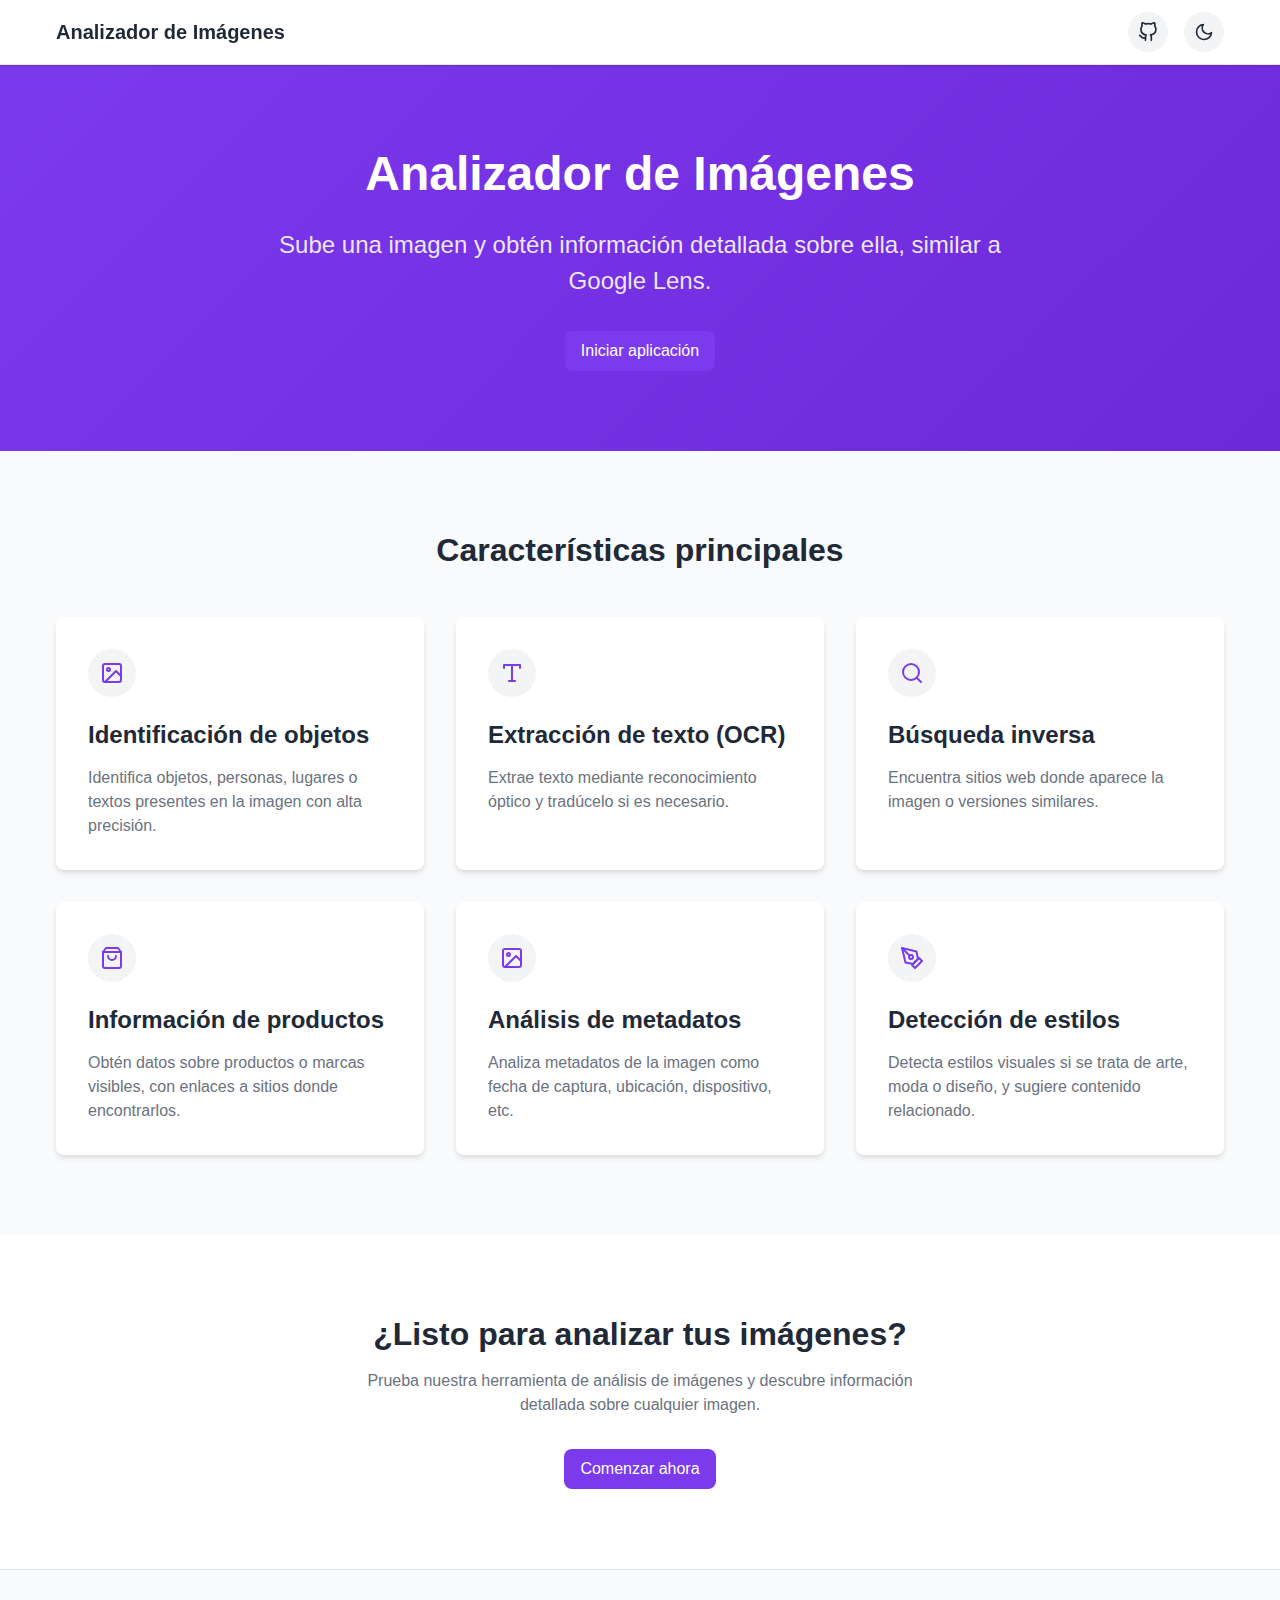
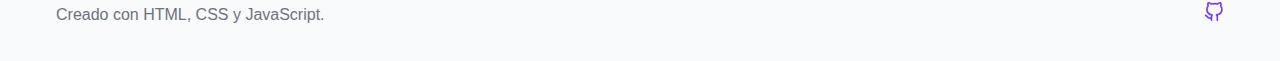
<file: index.html>
<!DOCTYPE html>
<html lang="es">
<head>
    <meta charset="UTF-8">
    <meta name="viewport" content="width=device-width, initial-scale=1.0">
    <title>Analizador de Imágenes - Herramienta de Análisis Visual</title>
    <meta name="description" content="Herramienta de análisis de imágenes similar a Google Lens. Identifica objetos, extrae texto, busca imágenes similares y más.">
    <link rel="stylesheet" href="css/styles.css">
    <link rel="icon" href="favicon.ico" type="image/x-icon">
</head>
<body>
    <div id="app">
        <!-- Navbar -->
        <nav class="navbar">
            <div class="container">
                <a href="index.html" class="logo">Analizador de Imágenes</a>
                <div class="nav-links">
                    <a href="https://github.com" target="_blank" rel="noreferrer" class="github-link">
                        <svg xmlns="http://www.w3.org/2000/svg" width="20" height="20" viewBox="0 0 24 24" fill="none" stroke="currentColor" stroke-width="2" stroke-linecap="round" stroke-linejoin="round">
                            <path d="M9 19c-5 1.5-5-2.5-7-3m14 6v-3.87a3.37 3.37 0 0 0-.94-2.61c3.14-.35 6.44-1.54 6.44-7A5.44 5.44 0 0 0 20 4.77 5.07 5.07 0 0 0 19.91 1S18.73.65 16 2.48a13.38 13.38 0 0 0-7 0C6.27.65 5.09 1 5.09 1A5.07 5.07 0 0 0 5 4.77a5.44 5.44 0 0 0-1.5 3.78c0 5.42 3.3 6.61 6.44 7A3.37 3.37 0 0 0 9 18.13V22"></path>
                        </svg>
                    </a>
                    <button id="theme-toggle" class="theme-toggle">
                        <svg xmlns="http://www.w3.org/2000/svg" width="20" height="20" viewBox="0 0 24 24" fill="none" stroke="currentColor" stroke-width="2" stroke-linecap="round" stroke-linejoin="round" class="moon-icon">
                            <path d="M21 12.79A9 9 0 1 1 11.21 3 7 7 0 0 0 21 12.79z"></path>
                        </svg>
                    </button>
                </div>
            </div>
        </nav>

        <!-- Hero Section -->
        <section class="hero">
            <div class="container">
                <h1>Analizador de Imágenes</h1>
                <p class="hero-description">
                    Sube una imagen y obtén información detallada sobre ella, similar a Google Lens.
                </p>
                <div class="hero-buttons">
                    <a href="app.html" class="button primary">Iniciar aplicación</a>
                </div>
            </div>
        </section>

        <!-- Features Section -->
        <section class="features">
            <div class="container">
                <h2>Características principales</h2>
                <div class="features-grid">
                    <!-- Feature 1 -->
                    <div class="feature-card">
                        <div class="feature-icon">
                            <svg xmlns="http://www.w3.org/2000/svg" width="24" height="24" viewBox="0 0 24 24" fill="none" stroke="currentColor" stroke-width="2" stroke-linecap="round" stroke-linejoin="round">
                                <rect x="3" y="3" width="18" height="18" rx="2" ry="2"></rect>
                                <circle cx="8.5" cy="8.5" r="1.5"></circle>
                                <polyline points="21 15 16 10 5 21"></polyline>
                            </svg>
                        </div>
                        <h3>Identificación de objetos</h3>
                        <p>
                            Identifica objetos, personas, lugares o textos presentes en la imagen con alta precisión.
                        </p>
                    </div>

                    <!-- Feature 2 -->
                    <div class="feature-card">
                        <div class="feature-icon">
                            <svg xmlns="http://www.w3.org/2000/svg" width="24" height="24" viewBox="0 0 24 24" fill="none" stroke="currentColor" stroke-width="2" stroke-linecap="round" stroke-linejoin="round">
                                <polyline points="4 7 4 4 20 4 20 7"></polyline>
                                <line x1="9" y1="20" x2="15" y2="20"></line>
                                <line x1="12" y1="4" x2="12" y2="20"></line>
                            </svg>
                        </div>
                        <h3>Extracción de texto (OCR)</h3>
                        <p>
                            Extrae texto mediante reconocimiento óptico y tradúcelo si es necesario.
                        </p>
                    </div>

                    <!-- Feature 3 -->
                    <div class="feature-card">
                        <div class="feature-icon">
                            <svg xmlns="http://www.w3.org/2000/svg" width="24" height="24" viewBox="0 0 24 24" fill="none" stroke="currentColor" stroke-width="2" stroke-linecap="round" stroke-linejoin="round">
                                <circle cx="11" cy="11" r="8"></circle>
                                <line x1="21" y1="21" x2="16.65" y2="16.65"></line>
                            </svg>
                        </div>
                        <h3>Búsqueda inversa</h3>
                        <p>
                            Encuentra sitios web donde aparece la imagen o versiones similares.
                        </p>
                    </div>

                    <!-- Feature 4 -->
                    <div class="feature-card">
                        <div class="feature-icon">
                            <svg xmlns="http://www.w3.org/2000/svg" width="24" height="24" viewBox="0 0 24 24" fill="none" stroke="currentColor" stroke-width="2" stroke-linecap="round" stroke-linejoin="round">
                                <path d="M6 2L3 6v14a2 2 0 0 0 2 2h14a2 2 0 0 0 2-2V6l-3-4z"></path>
                                <line x1="3" y1="6" x2="21" y2="6"></line>
                                <path d="M16 10a4 4 0 0 1-8 0"></path>
                            </svg>
                        </div>
                        <h3>Información de productos</h3>
                        <p>
                            Obtén datos sobre productos o marcas visibles, con enlaces a sitios donde encontrarlos.
                        </p>
                    </div>

                    <!-- Feature 5 -->
                    <div class="feature-card">
                        <div class="feature-icon">
                            <svg xmlns="http://www.w3.org/2000/svg" width="24" height="24" viewBox="0 0 24 24" fill="none" stroke="currentColor" stroke-width="2" stroke-linecap="round" stroke-linejoin="round">
                                <rect x="3" y="3" width="18" height="18" rx="2" ry="2"></rect>
                                <circle cx="8.5" cy="8.5" r="1.5"></circle>
                                <polyline points="21 15 16 10 5 21"></polyline>
                            </svg>
                        </div>
                        <h3>Análisis de metadatos</h3>
                        <p>
                            Analiza metadatos de la imagen como fecha de captura, ubicación, dispositivo, etc.
                        </p>
                    </div>

                    <!-- Feature 6 -->
                    <div class="feature-card">
                        <div class="feature-icon">
                            <svg xmlns="http://www.w3.org/2000/svg" width="24" height="24" viewBox="0 0 24 24" fill="none" stroke="currentColor" stroke-width="2" stroke-linecap="round" stroke-linejoin="round">
                                <path d="M12 19l7-7 3 3-7 7-3-3z"></path>
                                <path d="M18 13l-1.5-7.5L2 2l3.5 14.5L13 18l5-5z"></path>
                                <path d="M2 2l7.586 7.586"></path>
                                <circle cx="11" cy="11" r="2"></circle>
                            </svg>
                        </div>
                        <h3>Detección de estilos</h3>
                        <p>
                            Detecta estilos visuales si se trata de arte, moda o diseño, y sugiere contenido relacionado.
                        </p>
                    </div>
                </div>
            </div>
        </section>

        <!-- CTA Section -->
        <section class="cta">
            <div class="container">
                <h2>¿Listo para analizar tus imágenes?</h2>
                <p>
                    Prueba nuestra herramienta de análisis de imágenes y descubre información detallada sobre cualquier imagen.
                </p>
                <a href="app.html" class="button primary">Comenzar ahora</a>
            </div>
        </section>

        <!-- Footer -->
        <footer class="footer">
            <div class="container">
                <div class="footer-content">
                    <p>
                        Creado con HTML, CSS y JavaScript.
                    </p>
                    <div class="footer-links">
                        <a href="https://github.com" target="_blank" rel="noreferrer">
                            <svg xmlns="http://www.w3.org/2000/svg" width="20" height="20" viewBox="0 0 24 24" fill="none" stroke="currentColor" stroke-width="2" stroke-linecap="round" stroke-linejoin="round">
                                <path d="M9 19c-5 1.5-5-2.5-7-3m14 6v-3.87a3.37 3.37 0 0 0-.94-2.61c3.14-.35 6.44-1.54 6.44-7A5.44 5.44 0 0 0 20 4.77 5.07 5.07 0 0 0 19.91 1S18.73.65 16 2.48a13.38 13.38 0 0 0-7 0C6.27.65 5.09 1 5.09 1A5.07 5.07 0 0 0 5 4.77a5.44 5.44 0 0 0-1.5 3.78c0 5.42 3.3 6.61 6.44 7A3.37 3.37 0 0 0 9 18.13V22"></path>
                            </svg>
                        </a>
                    </div>
                </div>
            </div>
        </footer>
    </div>

    <script src="js/theme.js"></script>
</body>
</html>
</file>
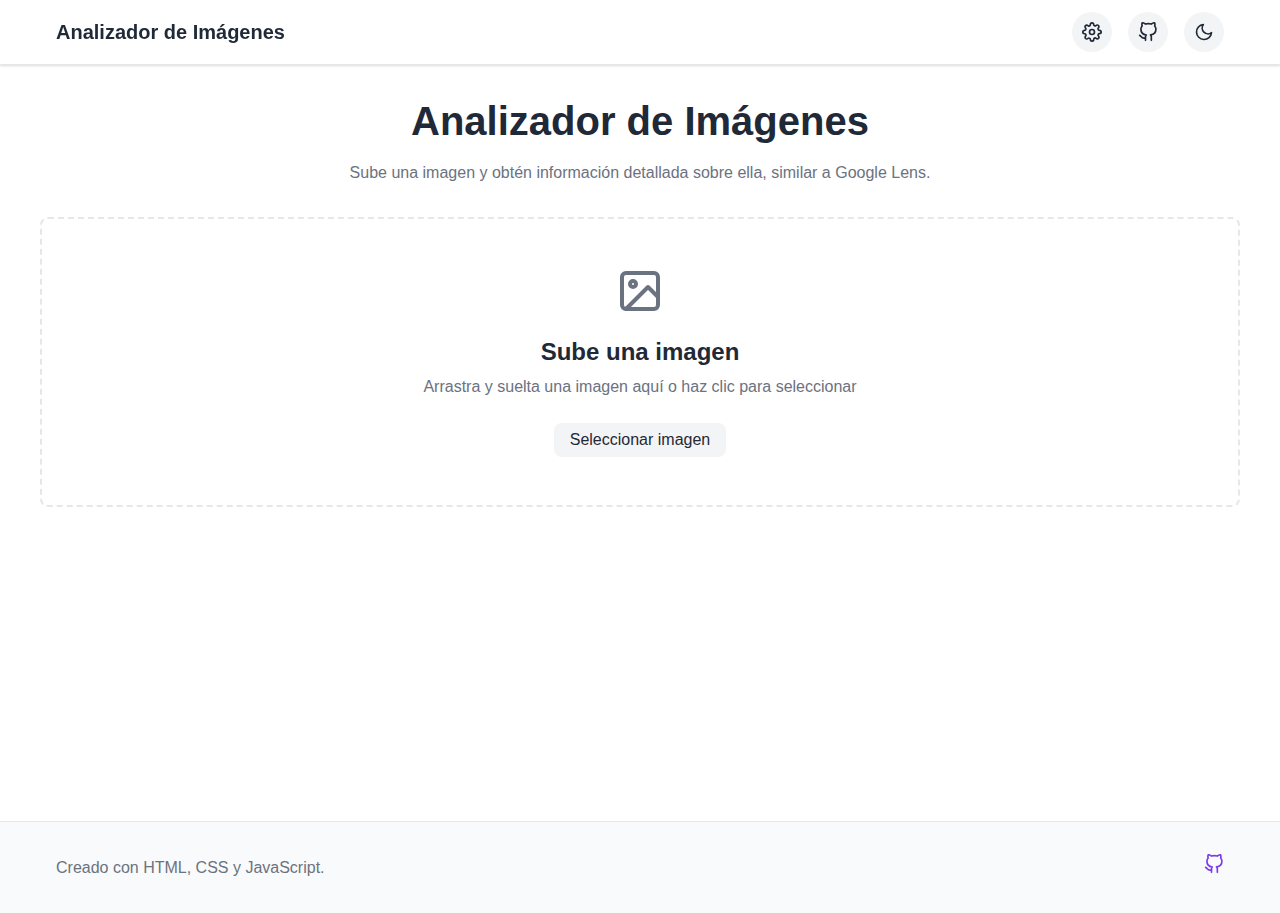
<file: app.html>
<!DOCTYPE html>
<html lang="es">
<head>
    <meta charset="UTF-8">
    <meta name="viewport" content="width=device-width, initial-scale=1.0">
    <title>Analizador de Imágenes - Aplicación</title>
    <meta name="description" content="Sube una imagen y obtén información detallada sobre ella, similar a Google Lens.">
    <link rel="stylesheet" href="css/styles.css">
    <link rel="icon" href="favicon.ico" type="image/x-icon">
</head>
<body>
    <div id="app">
        <!-- Navbar -->
        <nav class="navbar">
            <div class="container">
                <a href="index.html" class="logo">Analizador de Imágenes</a>
                <div class="nav-links">
    <button id="settings-button" class="settings-button" title="Configuración">
        <svg xmlns="http://www.w3.org/2000/svg" width="20" height="20" viewBox="0 0 24 24" fill="none" stroke="currentColor" stroke-width="2" stroke-linecap="round" stroke-linejoin="round">
            <circle cx="12" cy="12" r="3"></circle>
            <path d="M19.4 15a1.65 1.65 0 0 0 .33 1.82l.06.06a2 2 0 0 1 0 2.83 2 2 0 0 1-2.83 0l-.06-.06a1.65 1.65 0 0 0-1.82-.33 1.65 1.65 0 0 0-1 1.51V21a2 2 0 0 1-2 2 2 2 0 0 1-2-2v-.09A1.65 1.65 0 0 0 9 19.4a1.65 1.65 0 0 0-1.82.33l-.06.06a2 2 0 0 1-2.83 0 2 2 0 0 1 0-2.83l.06-.06a1.65 1.65 0 0 0 .33-1.82 1.65 1.65 0 0 0-1.51-1H3a2 2 0 0 1-2-2 2 2 0 0 1 2-2h.09A1.65 1.65 0 0 0 4.6 9a1.65 1.65 0 0 0-.33-1.82l-.06-.06a2 2 0 0 1 0-2.83 2 2 0 0 1 2.83 0l.06.06a1.65 1.65 0 0 0 1.82.33H9a1.65 1.65 0 0 0 1-1.51V3a2 2 0 0 1 2-2 2 2 0 0 1 2 2v.09a1.65 1.65 0 0 0 1 1.51 1.65 1.65 0 0 0 1.82-.33l.06-.06a2 2 0 0 1 2.83 0 2 2 0 0 1 0 2.83l-.06.06a1.65 1.65 0 0 0-.33 1.82V9a1.65 1.65 0 0 0 1.51 1H21a2 2 0 0 1 2 2 2 2 0 0 1-2 2h-.09a1.65 1.65 0 0 0-1.51 1z"></path>
        </svg>
    </button>
    <a href="https://github.com" target="_blank" rel="noreferrer" class="github-link">
        <svg xmlns="http://www.w3.org/2000/svg" width="20" height="20" viewBox="0 0 24 24" fill="none" stroke="currentColor" stroke-width="2" stroke-linecap="round" stroke-linejoin="round">
            <path d="M9 19c-5 1.5-5-2.5-7-3m14 6v-3.87a3.37 3.37 0 0 0-.94-2.61c3.14-.35 6.44-1.54 6.44-7A5.44 5.44 0 0 0 20 4.77 5.07 5.07 0 0 0 19.91 1S18.73.65 16 2.48a13.38 13.38 0 0 0-7 0C6.27.65 5.09 1 5.09 1A5.07 5.07 0 0 0 5 4.77a5.44 5.44 0 0 0-1.5 3.78c0 5.42 3.3 6.61 6.44 7A3.37 3.37 0 0 0 9 18.13V22"></path>
        </svg>
    </a>
    <button id="theme-toggle" class="theme-toggle">
        <svg xmlns="http://www.w3.org/2000/svg" width="20" height="20" viewBox="0 0 24 24" fill="none" stroke="currentColor" stroke-width="2" stroke-linecap="round" stroke-linejoin="round" class="moon-icon">
            <path d="M21 12.79A9 9 0 1 1 11.21 3 7 7 0 0 0 21 12.79z"></path>
        </svg>
    </button>
</div>
            </div>
        </nav>

        <main class="container main-content">
            <div class="page-header">
                <h1>Analizador de Imágenes</h1>
                <p>Sube una imagen y obtén información detallada sobre ella, similar a Google Lens.</p>
            </div>

            <div id="upload-section" class="upload-section">
                <div id="upload-container" class="upload-container">
                    <svg xmlns="http://www.w3.org/2000/svg" width="48" height="48" viewBox="0 0 24 24" fill="none" stroke="currentColor" stroke-width="2" stroke-linecap="round" stroke-linejoin="round">
                        <rect x="3" y="3" width="18" height="18" rx="2" ry="2"></rect>
                        <circle cx="8.5" cy="8.5" r="1.5"></circle>
                        <polyline points="21 15 16 10 5 21"></polyline>
                    </svg>
                    <h3>Sube una imagen</h3>
                    <p>Arrastra y suelta una imagen aquí o haz clic para seleccionar</p>
                    <button class="button secondary">Seleccionar imagen</button>
                    <input type="file" id="file-upload" accept="image/*" class="hidden">
                </div>
            </div>
            
            <div id="preview-section" class="preview-section hidden">
                <div class="card">
                    <div class="card-content">
                        <div class="image-preview-container">
                            <img id="image-preview" class="image-preview" src="placeholder.svg" alt="Vista previa de la imagen">
                        </div>
                        <div class="button-group">
                            <button id="change-image" class="button secondary">Cambiar imagen</button>
                            <button id="analyze-image" class="button primary">Analizar imagen</button>
                        </div>
                    </div>
                </div>
            </div>
            
            <div id="loading-section" class="loading-section hidden">
                <div class="spinner"></div>
                <p>Analizando imagen...</p>
            </div>
            
            <div id="results-section" class="results-section hidden">
                <div class="card">
                    <div class="card-header">
                        <h2>Resultados del análisis</h2>
                        <p>Información detallada sobre la imagen analizada</p>
                    </div>
                    <div class="card-content">
                        <div class="tabs">
                            <div class="tab-list">
                                <button class="tab active" data-tab="objects">Objetos</button>
                                <button class="tab" data-tab="text">Texto</button>
                                <button class="tab" data-tab="search">Búsqueda</button>
                                <button class="tab" data-tab="products">Productos</button>
                                <button class="tab" data-tab="metadata">Metadatos</button>
                                <button class="tab" data-tab="style">Estilo</button>
                            </div>
                            
                            <div id="objects-content" class="tab-content active">
                                <div id="objects-list" class="objects-list"></div>
                            </div>
                            
                            <div id="text-content" class="tab-content">
                                <div id="text-detected" class="text-detected"></div>
                            </div>
                            
                            <div id="search-content" class="tab-content">
                                <div id="search-results" class="search-results"></div>
                            </div>
                            
                            <div id="products-content" class="tab-content">
                                <div id="products-list" class="products-list"></div>
                            </div>
                            
                            <div id="metadata-content" class="tab-content">
                                <div id="metadata-list" class="metadata-list"></div>
                            </div>
                            
                            <div id="style-content" class="tab-content">
                                <div id="style-info" class="style-info"></div>
                            </div>
                        </div>
                    </div>
                </div>
            </div>
        </main>

        <!-- Footer -->
        <footer class="footer">
            <div class="container">
                <div class="footer-content">
                    <p>
                        Creado con HTML, CSS y JavaScript.
                    </p>
                    <div class="footer-links">
                        <a href="https://github.com" target="_blank" rel="noreferrer">
                            <svg xmlns="http://www.w3.org/2000/svg" width="20" height="20" viewBox="0 0 24 24" fill="none" stroke="currentColor" stroke-width="2" stroke-linecap="round" stroke-linejoin="round">
                                <path d="M9 19c-5 1.5-5-2.5-7-3m14 6v-3.87a3.37 3.37 0 0 0-.94-2.61c3.14-.35 6.44-1.54 6.44-7A5.44 5.44 0 0 0 20 4.77 5.07 5.07 0 0 0 19.91 1S18.73.65 16 2.48a13.38 13.38 0 0 0-7 0C6.27.65 5.09 1 5.09 1A5.07 5.07 0 0 0 5 4.77a5.44 5.44 0 0 0-1.5 3.78c0 5.42 3.3 6.61 6.44 7A3.37 3.37 0 0 0 9 18.13V22"></path>
                            </svg>
                        </a>
                    </div>
                </div>
            </div>
        </footer>
    </div>

    <!-- Añadir el modal de configuración al final del body, antes de los scripts -->
<div id="settings-modal" class="modal hidden">
    <div class="modal-content">
        <div class="modal-header">
            <h2>Configuración</h2>
            <button id="close-settings" class="close-button">&times;</button>
        </div>
        <div class="modal-body">
            <div class="settings-group">
                <h3>API Key de Groq</h3>
                <p>Se requiere una API key de Groq para analizar imágenes. <a href="https://console.groq.com/keys" target="_blank">Obtén tu API key aquí</a>.</p>
                <div class="settings-row">
                    <input type="password" id="api-key-input" placeholder="Ingresa tu API key de Groq" class="settings-input">
                    <button id="save-api-key" class="button primary">Guardar</button>
                    <button id="clear-api-key" class="button secondary">Limpiar</button>
                </div>
            </div>
            <div class="settings-group">
                <h3>Modelo de IA</h3>
                <p>Selecciona el modelo de IA que deseas utilizar para el análisis de imágenes.</p>
                <select id="model-select" class="settings-select">
                    <option value="llama3-70b-8192">Llama 3 70B (Recomendado para análisis detallado)</option>
                    <option value="llama3-8b-8192">Llama 3 8B (Más rápido, menos detallado)</option>
                </select>
            </div>
        </div>
        <div class="modal-footer">
            <button id="save-settings" class="button primary">Guardar configuración</button>
        </div>
    </div>
</div>

<!-- Añadir el script de configuración antes del script de la aplicación -->
<script src="js/config.js"></script>
    <script src="js/theme.js"></script>
    <script src="js/app.js"></script>
</body>
</html>
</file>
<file: css/styles.css>
/* Base styles */
:root {
  --primary: #7c3aed;
  --primary-hover: #6d28d9;
  --secondary: #f3f4f6;
  --secondary-hover: #e5e7eb;
  --text: #1f2937;
  --text-light: #6b7280;
  --background: #ffffff;
  --background-alt: #f9fafb;
  --border: #e5e7eb;
  --shadow: 0 1px 3px 0 rgba(0, 0, 0, 0.1), 0 1px 2px 0 rgba(0, 0, 0, 0.06);
  --shadow-md: 0 4px 6px -1px rgba(0, 0, 0, 0.1), 0 2px 4px -1px rgba(0, 0, 0, 0.06);
  --shadow-lg: 0 10px 15px -3px rgba(0, 0, 0, 0.1), 0 4px 6px -2px rgba(0, 0, 0, 0.05);
  --radius: 0.5rem;
  --transition: all 0.2s ease;
}

.dark-mode {
  --primary: #8b5cf6;
  --primary-hover: #7c3aed;
  --secondary: #374151;
  --secondary-hover: #4b5563;
  --text: #f9fafb;
  --text-light: #9ca3af;
  --background: #1f2937;
  --background-alt: #111827;
  --border: #374151;
  --shadow: 0 1px 3px 0 rgba(0, 0, 0, 0.3), 0 1px 2px 0 rgba(0, 0, 0, 0.2);
  --shadow-md: 0 4px 6px -1px rgba(0, 0, 0, 0.3), 0 2px 4px -1px rgba(0, 0, 0, 0.2);
  --shadow-lg: 0 10px 15px -3px rgba(0, 0, 0, 0.3), 0 4px 6px -2px rgba(0, 0, 0, 0.2);
}

* {
  box-sizing: border-box;
  margin: 0;
  padding: 0;
}

html {
  font-size: 16px;
}

body {
  font-family: -apple-system, BlinkMacSystemFont, "Segoe UI", Roboto, Helvetica, Arial, sans-serif;
  line-height: 1.5;
  color: var(--text);
  background-color: var(--background);
  transition: var(--transition);
}

img {
  max-width: 100%;
  height: auto;
}

a {
  color: var(--primary);
  text-decoration: none;
  transition: var(--transition);
}

a:hover {
  color: var(--primary-hover);
}

button {
  cursor: pointer;
  font-family: inherit;
}

.hidden {
  display: none !important;
}

.container {
  width: 100%;
  max-width: 1200px;
  margin: 0 auto;
  padding: 0 1rem;
}

/* Typography */
h1,
h2,
h3,
h4,
h5,
h6 {
  font-weight: 700;
  line-height: 1.2;
  margin-bottom: 1rem;
  color: var(--text);
}

h1 {
  font-size: 2.5rem;
}

h2 {
  font-size: 2rem;
}

h3 {
  font-size: 1.5rem;
}

p {
  margin-bottom: 1rem;
  color: var(--text-light);
}

/* Buttons */
.button {
  display: inline-flex;
  align-items: center;
  justify-content: center;
  padding: 0.5rem 1rem;
  border-radius: var(--radius);
  font-weight: 500;
  transition: var(--transition);
  border: none;
  cursor: pointer;
  font-size: 1rem;
}

.button.primary {
  background-color: var(--primary);
  color: white;
}

.button.primary:hover {
  background-color: var(--primary-hover);
}

.button.secondary {
  background-color: var(--secondary);
  color: var(--text);
}

.button.secondary:hover {
  background-color: var(--secondary-hover);
}

/* Navbar */
.navbar {
  position: sticky;
  top: 0;
  z-index: 50;
  width: 100%;
  border-bottom: 1px solid var(--border);
  background-color: var(--background);
  box-shadow: var(--shadow);
  transition: var(--transition);
}

.navbar .container {
  display: flex;
  align-items: center;
  justify-content: space-between;
  height: 4rem;
}

.logo {
  font-weight: 700;
  font-size: 1.25rem;
  color: var(--text);
}

.nav-links {
  display: flex;
  align-items: center;
  gap: 1rem;
}

.github-link,
.theme-toggle {
  display: flex;
  align-items: center;
  justify-content: center;
  width: 2.5rem;
  height: 2.5rem;
  border-radius: 9999px;
  background-color: var(--secondary);
  color: var(--text);
  transition: var(--transition);
  border: none;
}

.github-link:hover,
.theme-toggle:hover {
  background-color: var(--secondary-hover);
}

/* Hero Section */
.hero {
  background: linear-gradient(135deg, var(--primary) 0%, var(--primary-hover) 100%);
  color: white;
  padding: 5rem 0;
  text-align: center;
}

.hero h1 {
  font-size: 3rem;
  margin-bottom: 1.5rem;
  color: white;
}

.hero-description {
  font-size: 1.5rem;
  max-width: 800px;
  margin: 0 auto 2rem;
  color: rgba(255, 255, 255, 0.9);
}

.hero-buttons {
  display: flex;
  justify-content: center;
  gap: 1rem;
}

/* Features Section */
.features {
  padding: 5rem 0;
  background-color: var(--background-alt);
}

.features h2 {
  text-align: center;
  margin-bottom: 3rem;
}

.features-grid {
  display: grid;
  grid-template-columns: repeat(auto-fill, minmax(300px, 1fr));
  gap: 2rem;
}

.feature-card {
  background-color: var(--background);
  border-radius: var(--radius);
  padding: 2rem;
  box-shadow: var(--shadow-md);
  transition: var(--transition);
}

.feature-card:hover {
  transform: translateY(-5px);
  box-shadow: var(--shadow-lg);
}

.feature-icon {
  width: 3rem;
  height: 3rem;
  background-color: var(--secondary);
  border-radius: 9999px;
  display: flex;
  align-items: center;
  justify-content: center;
  margin-bottom: 1.5rem;
  color: var(--primary);
}

.feature-card h3 {
  margin-bottom: 1rem;
}

.feature-card p {
  color: var(--text-light);
  margin-bottom: 0;
}

/* CTA Section */
.cta {
  padding: 5rem 0;
  text-align: center;
  background-color: var(--background);
}

.cta h2 {
  margin-bottom: 1rem;
}

.cta p {
  max-width: 600px;
  margin: 0 auto 2rem;
}

/* Footer */
.footer {
  background-color: var(--background-alt);
  border-top: 1px solid var(--border);
  padding: 2rem 0;
}

.footer-content {
  display: flex;
  justify-content: space-between;
  align-items: center;
}

.footer p {
  margin-bottom: 0;
}

.footer-links {
  display: flex;
  gap: 1rem;
}

/* App Page Styles */
.main-content {
  padding: 2rem 0;
  min-height: calc(100vh - 4rem - 5rem); /* viewport height - navbar - footer */
}

.page-header {
  text-align: center;
  margin-bottom: 2rem;
}

.upload-section {
  margin-bottom: 2rem;
}

.upload-container {
  border: 2px dashed var(--border);
  border-radius: var(--radius);
  padding: 3rem 2rem;
  text-align: center;
  cursor: pointer;
  transition: var(--transition);
}

.upload-container:hover {
  background-color: var(--background-alt);
}

.upload-container svg {
  color: var(--text-light);
  margin-bottom: 1rem;
}

.upload-container h3 {
  margin-bottom: 0.5rem;
}

.upload-container p {
  margin-bottom: 1.5rem;
}

.preview-section {
  margin-bottom: 2rem;
}

.card {
  background-color: var(--background);
  border-radius: var(--radius);
  box-shadow: var(--shadow-md);
  overflow: hidden;
}

.card-header {
  padding: 1.5rem;
  border-bottom: 1px solid var(--border);
}

.card-content {
  padding: 1.5rem;
}

.image-preview-container {
  display: flex;
  justify-content: center;
  margin-bottom: 1.5rem;
}

.image-preview {
  max-width: 100%;
  max-height: 400px;
  border-radius: var(--radius);
}

.button-group {
  display: flex;
  gap: 1rem;
  justify-content: center;
}

.loading-section {
  display: flex;
  flex-direction: column;
  align-items: center;
  justify-content: center;
  padding: 3rem 0;
}

.spinner {
  width: 3rem;
  height: 3rem;
  border: 4px solid var(--secondary);
  border-radius: 50%;
  border-top-color: var(--primary);
  animation: spin 1s linear infinite;
  margin-bottom: 1rem;
}

@keyframes spin {
  to {
    transform: rotate(360deg);
  }
}

.results-section {
  margin-bottom: 2rem;
}

.tabs {
  width: 100%;
}

.tab-list {
  display: flex;
  flex-wrap: wrap;
  border-bottom: 1px solid var(--border);
  margin-bottom: 1.5rem;
}

.tab {
  padding: 0.75rem 1rem;
  background: none;
  border: none;
  border-bottom: 2px solid transparent;
  color: var(--text-light);
  font-weight: 500;
  cursor: pointer;
  transition: var(--transition);
}

.tab:hover {
  color: var(--text);
}

.tab.active {
  color: var(--primary);
  border-bottom-color: var(--primary);
}

.tab-content {
  display: none;
  padding: 0.5rem 0;
}

.tab-content.active {
  display: block;
}

.badge {
  display: inline-block;
  padding: 0.25rem 0.75rem;
  background-color: var(--secondary);
  color: var(--text);
  border-radius: 9999px;
  font-size: 0.875rem;
  margin-right: 0.5rem;
  margin-bottom: 0.5rem;
}

.text-block {
  background-color: var(--secondary);
  padding: 1rem;
  border-radius: var(--radius);
  margin-bottom: 1.5rem;
}

.search-item,
.product-item {
  display: flex;
  align-items: flex-start;
  gap: 0.75rem;
  padding: 0.75rem 0;
  border-bottom: 1px solid var(--border);
}

.search-item:last-child,
.product-item:last-child {
  border-bottom: none;
}

.search-item svg,
.product-item svg {
  color: var(--text-light);
  flex-shrink: 0;
}

.metadata-table {
  width: 100%;
  border-collapse: collapse;
}

.metadata-table tr {
  border-bottom: 1px solid var(--border);
}

.metadata-table tr:last-child {
  border-bottom: none;
}

.metadata-table td {
  padding: 0.75rem 0;
}

.metadata-table td:first-child {
  font-weight: 500;
  width: 30%;
}

/* Responsive adjustments */
@media (max-width: 768px) {
  h1 {
    font-size: 2rem;
  }

  h2 {
    font-size: 1.5rem;
  }

  .hero h1 {
    font-size: 2.25rem;
  }

  .hero-description {
    font-size: 1.25rem;
  }

  .tab-list {
    flex-direction: column;
    border-bottom: none;
  }

  .tab {
    padding: 0.75rem 0;
    border-bottom: 1px solid var(--border);
  }

  .tab.active {
    border-bottom: 1px solid var(--border);
    border-left: 3px solid var(--primary);
    padding-left: 0.75rem;
  }

  .footer-content {
    flex-direction: column;
    gap: 1rem;
  }
}

/* Añadir estos estilos al final del archivo */

/* Settings button */
.settings-button {
  display: flex;
  align-items: center;
  justify-content: center;
  width: 2.5rem;
  height: 2.5rem;
  border-radius: 9999px;
  background-color: var(--secondary);
  color: var(--text);
  transition: var(--transition);
  border: none;
}

.settings-button:hover {
  background-color: var(--secondary-hover);
}

/* Modal */
.modal {
  position: fixed;
  top: 0;
  left: 0;
  width: 100%;
  height: 100%;
  background-color: rgba(0, 0, 0, 0.5);
  display: flex;
  align-items: center;
  justify-content: center;
  z-index: 100;
}

.modal.hidden {
  display: none;
}

.modal-content {
  background-color: var(--background);
  border-radius: var(--radius);
  width: 90%;
  max-width: 600px;
  box-shadow: var(--shadow-lg);
  overflow: hidden;
}

.modal-header {
  padding: 1.5rem;
  border-bottom: 1px solid var(--border);
  display: flex;
  align-items: center;
  justify-content: space-between;
}

.modal-header h2 {
  margin-bottom: 0;
}

.close-button {
  background: none;
  border: none;
  font-size: 1.5rem;
  color: var(--text-light);
  cursor: pointer;
}

.modal-body {
  padding: 1.5rem;
}

.modal-footer {
  padding: 1.5rem;
  border-top: 1px solid var(--border);
  display: flex;
  justify-content: flex-end;
}

.settings-group {
  margin-bottom: 1.5rem;
}

.settings-group h3 {
  margin-bottom: 0.5rem;
}

.settings-group p {
  margin-bottom: 1rem;
}

.settings-row {
  display: flex;
  gap: 0.5rem;
}

.settings-input {
  flex: 1;
  padding: 0.5rem;
  border: 1px solid var(--border);
  border-radius: var(--radius);
  background-color: var(--background);
  color: var(--text);
}

.settings-select {
  width: 100%;
  padding: 0.5rem;
  border: 1px solid var(--border);
  border-radius: var(--radius);
  background-color: var(--background);
  color: var(--text);
}

/* Añadir estilos para la visualización de imágenes */
.image-preview {
  max-width: 100%;
  max-height: 400px;
  border-radius: var(--radius);
  object-fit: contain;
}

/* Mejorar el estilo de los resultados */
.objects-list,
.search-results,
.products-list {
  display: flex;
  flex-wrap: wrap;
  gap: 0.5rem;
  margin-bottom: 1rem;
}

.text-detected {
  margin-bottom: 1rem;
}

.text-block {
  white-space: pre-wrap;
  word-break: break-word;
}

.flex-link {
  display: flex;
  align-items: center;
}
</file>
